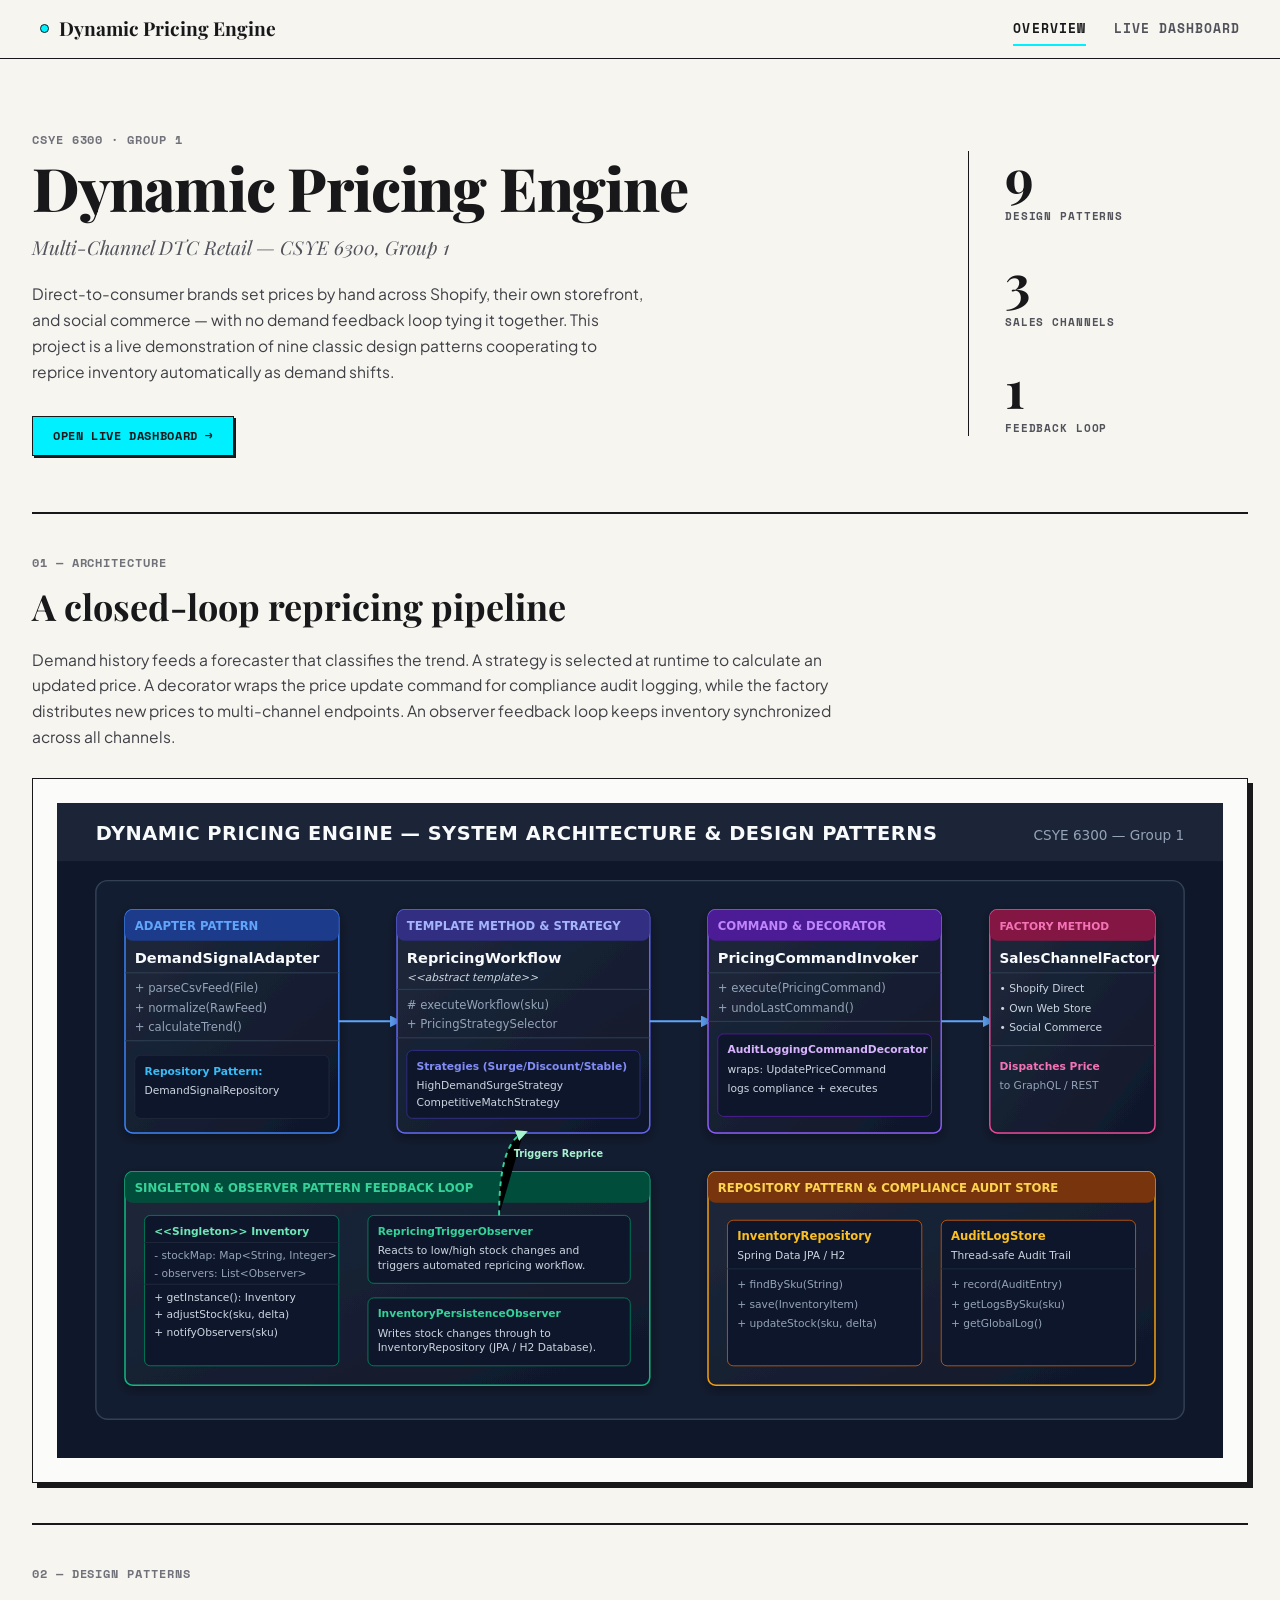
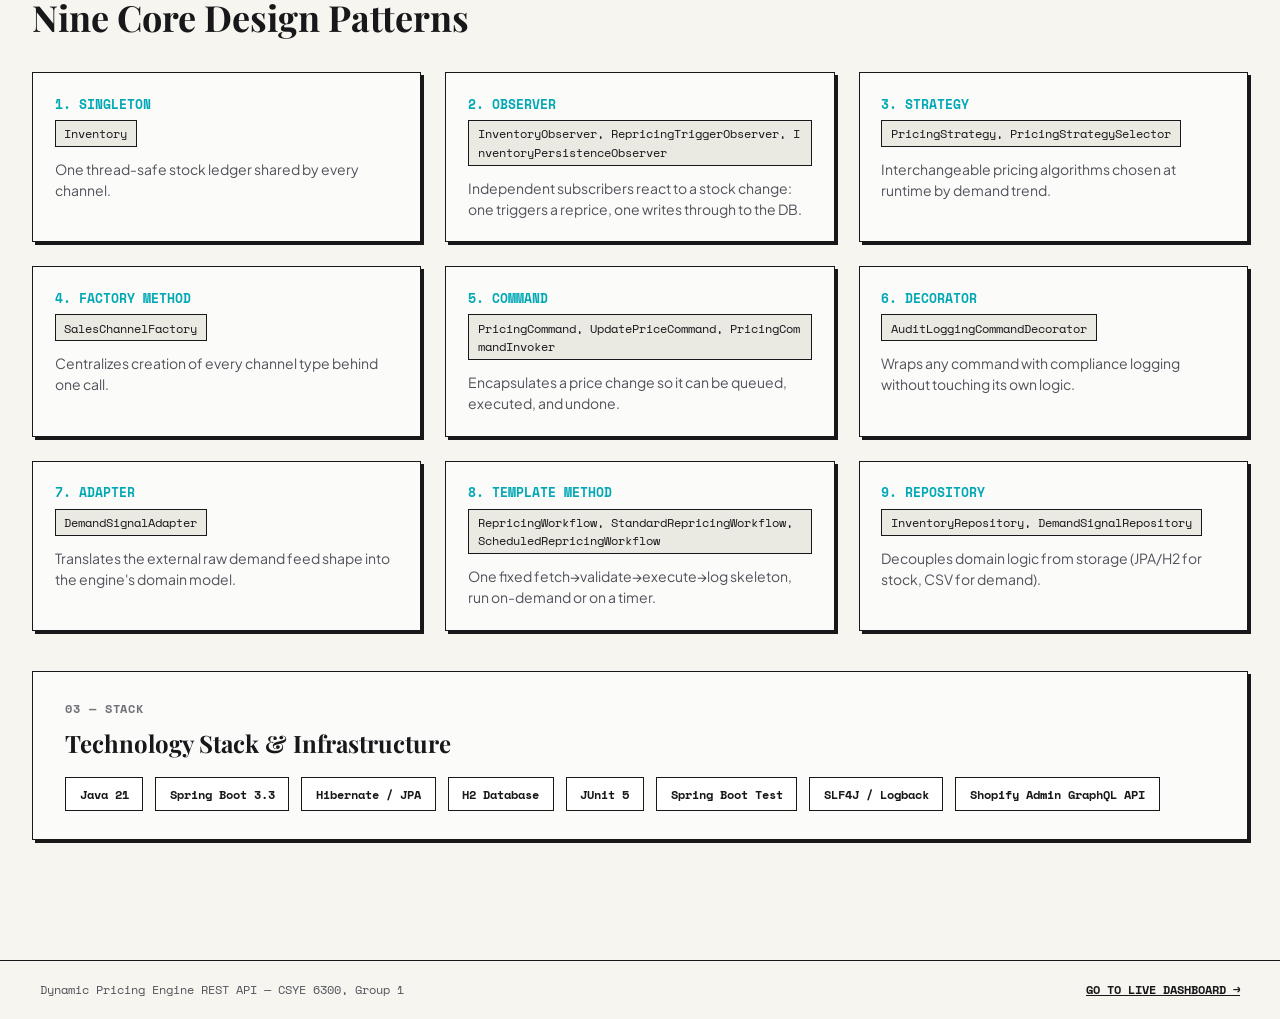
<file: src/main/resources/static/index.html>
<!DOCTYPE html>
<html lang="en">
<head>
  <meta charset="UTF-8">
  <meta name="viewport" content="width=device-width, initial-scale=1.0">
  <title>Overview — Dynamic Pricing Engine</title>
  <link rel="preconnect" href="https://fonts.googleapis.com">
  <link rel="preconnect" href="https://fonts.gstatic.com" crossorigin>
  <link href="https://fonts.googleapis.com/css2?family=Playfair+Display:ital,wght@0,400..900;1,400..900&family=Plus+Jakarta+Sans:ital,wght@0,300..800;1,300..800&family=Space+Mono:ital,wght@0,400;0,700;1,400;1,700&display=swap" rel="stylesheet">
  <link rel="stylesheet" href="css/styles.css">
</head>
<body>

  <!-- Top Navigation Bar -->
  <nav class="top-nav">
    <a href="index.html" class="nav-brand">
      <span class="nav-brand-dot"></span>
      <span>Dynamic Pricing Engine</span>
    </a>
    <div class="nav-links">
      <a href="index.html" class="nav-link active">OVERVIEW</a>
      <a href="dashboard.html" class="nav-link">LIVE DASHBOARD</a>
    </div>
  </nav>

  <main class="page-container">

    <!-- Hero Section -->
    <section class="hero-layout">
      <div class="hero-content">
        <div class="eyebrow">CSYE 6300 &middot; GROUP 1</div>
        <h1 class="hero-title">Dynamic Pricing Engine</h1>
        <div class="hero-subtitle">Multi-Channel DTC Retail &mdash; CSYE 6300, Group 1</div>
        <p class="hero-desc">
          Direct-to-consumer brands set prices by hand across Shopify, their own storefront, and social commerce &mdash; with no demand feedback loop tying it together. This project is a live demonstration of nine classic design patterns cooperating to reprice inventory automatically as demand shifts.
        </p>
        <a href="dashboard.html" class="btn btn-cta">
          OPEN LIVE DASHBOARD &rarr;
        </a>
      </div>

      <div class="hero-stats">
        <div class="stat-block">
          <div class="stat-number">9</div>
          <div class="stat-label">DESIGN PATTERNS</div>
        </div>
        <div class="stat-block">
          <div class="stat-number">3</div>
          <div class="stat-label">SALES CHANNELS</div>
        </div>
        <div class="stat-block">
          <div class="stat-number">1</div>
          <div class="stat-label">FEEDBACK LOOP</div>
        </div>
      </div>
    </section>

    <div class="section-divider"></div>

    <!-- Architecture Section -->
    <section class="arch-section">
      <div class="eyebrow">01 &mdash; ARCHITECTURE</div>
      <h2>A closed-loop repricing pipeline</h2>
      <p>
        Demand history feeds a forecaster that classifies the trend. A strategy is selected at runtime to calculate an updated price. A decorator wraps the price update command for compliance audit logging, while the factory distributes new prices to multi-channel endpoints. An observer feedback loop keeps inventory synchronized across all channels.
      </p>
      <div class="arch-diagram-box">
        <picture>
          <source srcset="media/uml_diagram.svg" type="image/svg+xml">
          <img src="media/uml_diagram.png" alt="UML Architecture Diagram for Dynamic Pricing Engine" referrerpolicy="no-referrer">
        </picture>
      </div>
    </section>

    <div class="section-divider"></div>

    <!-- Nine Design Patterns Grid -->
    <section class="patterns-section">
      <div class="eyebrow">02 &mdash; DESIGN PATTERNS</div>
      <h2>Nine Core Design Patterns</h2>

      <div class="patterns-grid">
        <!-- 1. Singleton -->
        <div class="pattern-card">
          <div class="pattern-number">1. Singleton</div>
          <code class="class-name">Inventory</code>
          <p class="desc">One thread-safe stock ledger shared by every channel.</p>
        </div>

        <!-- 2. Observer -->
        <div class="pattern-card">
          <div class="pattern-number">2. Observer</div>
          <code class="class-name">InventoryObserver, RepricingTriggerObserver, InventoryPersistenceObserver</code>
          <p class="desc">Independent subscribers react to a stock change: one triggers a reprice, one writes through to the DB.</p>
        </div>

        <!-- 3. Strategy -->
        <div class="pattern-card">
          <div class="pattern-number">3. Strategy</div>
          <code class="class-name">PricingStrategy, PricingStrategySelector</code>
          <p class="desc">Interchangeable pricing algorithms chosen at runtime by demand trend.</p>
        </div>

        <!-- 4. Factory Method -->
        <div class="pattern-card">
          <div class="pattern-number">4. Factory Method</div>
          <code class="class-name">SalesChannelFactory</code>
          <p class="desc">Centralizes creation of every channel type behind one call.</p>
        </div>

        <!-- 5. Command -->
        <div class="pattern-card">
          <div class="pattern-number">5. Command</div>
          <code class="class-name">PricingCommand, UpdatePriceCommand, PricingCommandInvoker</code>
          <p class="desc">Encapsulates a price change so it can be queued, executed, and undone.</p>
        </div>

        <!-- 6. Decorator -->
        <div class="pattern-card">
          <div class="pattern-number">6. Decorator</div>
          <code class="class-name">AuditLoggingCommandDecorator</code>
          <p class="desc">Wraps any command with compliance logging without touching its own logic.</p>
        </div>

        <!-- 7. Adapter -->
        <div class="pattern-card">
          <div class="pattern-number">7. Adapter</div>
          <code class="class-name">DemandSignalAdapter</code>
          <p class="desc">Translates the external raw demand feed shape into the engine's domain model.</p>
        </div>

        <!-- 8. Template Method -->
        <div class="pattern-card">
          <div class="pattern-number">8. Template Method</div>
          <code class="class-name">RepricingWorkflow, StandardRepricingWorkflow, ScheduledRepricingWorkflow</code>
          <p class="desc">One fixed fetch&rarr;validate&rarr;execute&rarr;log skeleton, run on-demand or on a timer.</p>
        </div>

        <!-- 9. Repository -->
        <div class="pattern-card">
          <div class="pattern-number">9. Repository</div>
          <code class="class-name">InventoryRepository, DemandSignalRepository</code>
          <p class="desc">Decouples domain logic from storage (JPA/H2 for stock, CSV for demand).</p>
        </div>
      </div>
    </section>

    <!-- Tech Stack Box -->
    <section class="tech-stack-box">
      <div class="eyebrow">03 &mdash; STACK</div>
      <h2>Technology Stack &amp; Infrastructure</h2>
      <div class="tech-stack-tags">
        <span class="tech-tag">Java 21</span>
        <span class="tech-tag">Spring Boot 3.3</span>
        <span class="tech-tag">Hibernate / JPA</span>
        <span class="tech-tag">H2 Database</span>
        <span class="tech-tag">JUnit 5</span>
        <span class="tech-tag">Spring Boot Test</span>
        <span class="tech-tag">SLF4J / Logback</span>
        <span class="tech-tag">Shopify Admin GraphQL API</span>
      </div>
    </section>

  </main>

  <footer>
    <div>Dynamic Pricing Engine REST API &mdash; CSYE 6300, Group 1</div>
    <a href="dashboard.html" class="footer-link">GO TO LIVE DASHBOARD &rarr;</a>
  </footer>

</body>
</html>
</file>
<file: src/main/resources/static/css/styles.css>
/* Dynamic Pricing Engine — Editorial Brutalist Warm Cream Design System */
@import url('https://fonts.googleapis.com/css2?family=Playfair+Display:ital,wght@0,400..900;1,400..900&family=Plus+Jakarta+Sans:ital,wght@0,300..800;1,300..800&family=Space+Mono:ital,wght@0,400;0,700;1,400;1,700&display=swap');

:root {
  --bg-main: #f6f5f0;
  --bg-card: #fbfbfa;
  --bg-card-alt: #f1f0e9;
  --bg-input: #ffffff;
  --border-color: #18181b;
  --border-muted: #d4d4d8;
  
  --text-primary: #18181b;
  --text-secondary: #52525b;
  --text-muted: #71717a;
  
  --accent-cyan: #00f0ff;
  --accent-cyan-hover: #00d8e6;
  --accent-blue: #2563eb;
  --accent-green: #16a34a;
  --accent-amber: #d97706;
  --accent-red: #dc2626;

  --shadow-brutal: 3px 3px 0px #18181b;
  --shadow-brutal-sm: 2px 2px 0px #18181b;
  --shadow-brutal-lg: 5px 5px 0px #18181b;

  --font-serif: 'Playfair Display', Georgia, 'Times New Roman', serif;
  --font-sans: 'Plus Jakarta Sans', system-ui, -apple-system, sans-serif;
  --font-mono: 'Space Mono', 'JetBrains Mono', Courier, monospace;
}

* {
  box-sizing: border-box;
  margin: 0;
  padding: 0;
}

body {
  background-color: var(--bg-main);
  color: var(--text-primary);
  font-family: var(--font-sans);
  line-height: 1.5;
  min-height: 100vh;
  display: flex;
  flex-direction: column;
  -webkit-font-smoothing: antialiased;
}

/* Top Navigation Bar */
.top-nav {
  background-color: var(--bg-main);
  border-bottom: 1.5px solid var(--border-color);
  position: sticky;
  top: 0;
  z-index: 1000;
  padding: 0.9rem 2.5rem;
  display: flex;
  align-items: center;
  justify-content: space-between;
}

.nav-brand {
  display: flex;
  align-items: center;
  gap: 0.6rem;
  font-family: var(--font-serif);
  font-weight: 700;
  font-size: 1.2rem;
  color: var(--text-primary);
  text-decoration: none;
}

.nav-brand-dot {
  width: 9px;
  height: 9px;
  border-radius: 50%;
  background-color: var(--accent-cyan);
  border: 1px solid var(--border-color);
  display: inline-block;
}

.nav-links {
  display: flex;
  align-items: center;
  gap: 1.75rem;
}

.nav-link {
  font-family: var(--font-mono);
  font-size: 0.8rem;
  font-weight: 700;
  letter-spacing: 0.08em;
  text-transform: uppercase;
  color: var(--text-secondary);
  text-decoration: none;
  padding: 0.25rem 0;
  position: relative;
  transition: color 0.15s ease;
}

.nav-link:hover {
  color: var(--text-primary);
}

.nav-link.active {
  color: var(--text-primary);
}

.nav-link.active::after {
  content: '';
  position: absolute;
  bottom: -4px;
  left: 0;
  right: 0;
  height: 2.5px;
  background-color: var(--accent-cyan);
}

/* Page Container Layout */
.page-container {
  max-width: 1280px;
  width: 100%;
  margin: 0 auto;
  padding: 2.5rem 2rem;
  flex: 1;
}

/* Eyebrows & Labels */
.eyebrow {
  font-family: var(--font-mono);
  font-size: 0.725rem;
  font-weight: 700;
  letter-spacing: 0.08em;
  text-transform: uppercase;
  color: var(--text-muted);
  margin-bottom: 0.5rem;
}

/* Hero Section (Overview) */
.hero-layout {
  display: grid;
  grid-template-columns: 1fr 280px;
  gap: 3.5rem;
  align-items: center;
  padding: 2rem 0 1rem;
}

.hero-title {
  font-family: var(--font-serif);
  font-size: 3.75rem;
  font-weight: 800;
  line-height: 1.05;
  letter-spacing: -0.02em;
  color: var(--text-primary);
  margin-bottom: 0.85rem;
}

.hero-subtitle {
  font-family: var(--font-serif);
  font-style: italic;
  font-size: 1.2rem;
  color: var(--text-secondary);
  margin-bottom: 1.25rem;
}

.hero-desc {
  font-size: 0.975rem;
  line-height: 1.65;
  color: #3f3f46;
  max-width: 620px;
  margin-bottom: 2rem;
}

.hero-stats {
  border-left: 1.5px solid var(--border-color);
  padding-left: 2.25rem;
  display: flex;
  flex-direction: column;
  gap: 2rem;
}

.stat-block {
  display: flex;
  flex-direction: column;
}

.stat-number {
  font-family: var(--font-serif);
  font-size: 3.25rem;
  font-weight: 700;
  line-height: 1;
  color: var(--text-primary);
}

.stat-label {
  font-family: var(--font-mono);
  font-size: 0.68rem;
  font-weight: 700;
  letter-spacing: 0.08em;
  text-transform: uppercase;
  color: var(--text-secondary);
  margin-top: 0.35rem;
}

/* Section Divider */
.section-divider {
  height: 1.5px;
  background-color: var(--border-color);
  margin: 2.5rem 0;
}

/* Architecture Section */
.arch-section h2 {
  font-family: var(--font-serif);
  font-size: 2.25rem;
  font-weight: 700;
  color: var(--text-primary);
  margin-bottom: 0.85rem;
}

.arch-section p {
  font-size: 0.975rem;
  line-height: 1.65;
  color: #3f3f46;
  max-width: 800px;
  margin-bottom: 1.75rem;
}

.arch-diagram-box {
  background-color: var(--bg-card);
  border: 1.5px solid var(--border-color);
  box-shadow: var(--shadow-brutal-lg);
  padding: 1.5rem;
  width: 100%;
}

.arch-diagram-box img {
  width: 100%;
  height: auto;
  display: block;
}

/* Nine Design Patterns Grid */
.patterns-section h2 {
  font-family: var(--font-serif);
  font-size: 2.25rem;
  font-weight: 700;
  color: var(--text-primary);
  margin-bottom: 1.75rem;
}

.patterns-grid {
  display: grid;
  grid-template-columns: repeat(auto-fit, minmax(320px, 1fr));
  gap: 1.5rem;
  margin-bottom: 2.5rem;
}

.pattern-card {
  background-color: var(--bg-card);
  border: 1.5px solid var(--border-color);
  box-shadow: var(--shadow-brutal);
  padding: 1.35rem;
  transition: transform 0.15s ease, box-shadow 0.15s ease;
}

.pattern-card:hover {
  transform: translate(-2px, -2px);
  box-shadow: var(--shadow-brutal-lg);
}

.pattern-number {
  font-family: var(--font-mono);
  font-size: 0.825rem;
  font-weight: 700;
  color: #00a8b5;
  text-transform: uppercase;
  margin-bottom: 0.35rem;
}

.pattern-card .class-name {
  display: inline-block;
  font-family: var(--font-mono);
  font-size: 0.775rem;
  color: var(--text-primary);
  background-color: #eae9e2;
  border: 1px solid var(--border-color);
  padding: 0.2rem 0.55rem;
  margin-bottom: 0.75rem;
  word-break: break-all;
}

.pattern-card .desc {
  font-size: 0.875rem;
  color: var(--text-secondary);
  line-height: 1.5;
}

/* Tech Stack Box */
.tech-stack-box {
  background-color: var(--bg-card);
  border: 1.5px solid var(--border-color);
  box-shadow: var(--shadow-brutal);
  padding: 1.75rem 2rem;
  margin-bottom: 2rem;
}

.tech-stack-box h2 {
  font-family: var(--font-serif);
  font-size: 1.5rem;
  font-weight: 700;
  color: var(--text-primary);
  margin-bottom: 1rem;
}

.tech-stack-tags {
  display: flex;
  flex-wrap: wrap;
  gap: 0.75rem;
}

.tech-tag {
  font-family: var(--font-mono);
  font-size: 0.775rem;
  font-weight: 700;
  background-color: #ffffff;
  color: var(--text-primary);
  border: 1.5px solid var(--border-color);
  padding: 0.4rem 0.85rem;
}

/* Buttons */
.btn {
  display: inline-flex;
  align-items: center;
  justify-content: center;
  gap: 0.5rem;
  padding: 0.6rem 1.25rem;
  font-family: var(--font-mono);
  font-size: 0.78rem;
  font-weight: 700;
  letter-spacing: 0.05em;
  text-transform: uppercase;
  border: 1.5px solid var(--border-color);
  box-shadow: var(--shadow-brutal-sm);
  cursor: pointer;
  transition: all 0.15s ease;
  white-space: nowrap;
  text-decoration: none;
}

.btn-cta, .btn-primary {
  background-color: var(--accent-cyan);
  color: var(--text-primary);
}

.btn-cta:hover:not(:disabled), .btn-primary:hover:not(:disabled) {
  background-color: var(--accent-cyan-hover);
  transform: translate(-1px, -1px);
  box-shadow: var(--shadow-brutal);
}

.btn-secondary {
  background-color: #ffffff;
  color: var(--text-primary);
}

.btn-secondary:hover:not(:disabled) {
  background-color: #f4f4f5;
  transform: translate(-1px, -1px);
  box-shadow: var(--shadow-brutal);
}

.btn-danger {
  background-color: #fee2e2;
  color: #dc2626;
}

.btn-danger:hover:not(:disabled) {
  background-color: #fca5a5;
  transform: translate(-1px, -1px);
  box-shadow: var(--shadow-brutal);
}

.btn-sm {
  padding: 0.35rem 0.75rem;
  font-size: 0.725rem;
}

.btn:disabled {
  opacity: 0.5;
  cursor: not-allowed;
  transform: none !important;
  box-shadow: var(--shadow-brutal-sm) !important;
}

/* Dashboard Header & Status Bar */
.dashboard-header {
  display: flex;
  align-items: flex-end;
  justify-content: space-between;
  gap: 1.5rem;
  margin-bottom: 1.75rem;
  flex-wrap: wrap;
}

.dashboard-title-area h1 {
  font-family: var(--font-serif);
  font-size: 2.75rem;
  font-weight: 800;
  color: var(--text-primary);
  line-height: 1.1;
  margin-bottom: 0.35rem;
}

.system-status-bar {
  display: grid;
  grid-template-columns: repeat(4, 1fr);
  background-color: var(--bg-card);
  border: 1.5px solid var(--border-color);
  box-shadow: var(--shadow-brutal);
  margin-bottom: 2rem;
}

.status-col {
  padding: 0.75rem 1.25rem;
  border-right: 1.5px solid var(--border-color);
}

.status-col:last-child {
  border-right: none;
}

.status-label {
  font-family: var(--font-mono);
  font-size: 0.65rem;
  font-weight: 700;
  letter-spacing: 0.08em;
  text-transform: uppercase;
  color: var(--text-muted);
  margin-bottom: 0.25rem;
}

.status-val {
  font-family: var(--font-mono);
  font-size: 0.85rem;
  font-weight: 700;
  color: var(--text-primary);
  display: flex;
  align-items: center;
  gap: 0.4rem;
}

.status-dot {
  width: 8px;
  height: 8px;
  border-radius: 50%;
  border: 1px solid var(--border-color);
  background-color: var(--text-muted);
  display: inline-block;
}

.status-dot.online {
  background-color: #22c55e;
}

.status-dot.offline {
  background-color: #ef4444;
}

/* Dashboard Grid Panels */
.dashboard-grid {
  display: grid;
  grid-template-columns: repeat(12, 1fr);
  gap: 1.75rem;
}

.panel-card {
  background-color: var(--bg-card);
  border: 1.5px solid var(--border-color);
  box-shadow: var(--shadow-brutal);
  padding: 1.5rem;
  display: flex;
  flex-direction: column;
}

.panel-header {
  display: flex;
  align-items: flex-start;
  justify-content: space-between;
  margin-bottom: 1.25rem;
  padding-bottom: 0.75rem;
  border-bottom: 1.5px solid var(--border-color);
}

.panel-eyebrow {
  font-family: var(--font-mono);
  font-size: 0.7rem;
  font-weight: 700;
  letter-spacing: 0.08em;
  color: #00a8b5;
  text-transform: uppercase;
  margin-bottom: 0.2rem;
}

.panel-title {
  font-family: var(--font-serif);
  font-size: 1.6rem;
  font-weight: 700;
  color: var(--text-primary);
  line-height: 1.2;
}

.panel-subtitle {
  font-size: 0.825rem;
  color: var(--text-secondary);
  margin-top: 0.25rem;
}

/* Grid Column Spans */
.col-12 { grid-column: span 12; }
.col-8 { grid-column: span 8; }
.col-6 { grid-column: span 6; }
.col-4 { grid-column: span 4; }

@media (max-width: 1024px) {
  .col-8, .col-6, .col-4 { grid-column: span 12; }
  .hero-layout { grid-template-columns: 1fr; gap: 2rem; }
  .hero-stats { border-left: none; border-top: 1.5px solid var(--border-color); padding-left: 0; padding-top: 1.5rem; flex-direction: row; flex-wrap: wrap; }
  .system-status-bar { grid-template-columns: repeat(2, 1fr); }
  .status-col { border-bottom: 1.5px solid var(--border-color); }
}

/* Form Controls */
.form-group {
  display: flex;
  flex-direction: column;
  gap: 0.3rem;
}

.form-label {
  font-family: var(--font-mono);
  font-size: 0.68rem;
  font-weight: 700;
  letter-spacing: 0.06em;
  text-transform: uppercase;
  color: var(--text-secondary);
}

.form-input, .form-select {
  background-color: var(--bg-input);
  border: 1.5px solid var(--border-color);
  padding: 0.55rem 0.75rem;
  color: var(--text-primary);
  font-family: var(--font-mono);
  font-size: 0.85rem;
  outline: none;
  transition: box-shadow 0.15s ease;
}

.form-input:focus, .form-select:focus {
  box-shadow: 0 0 0 2px var(--accent-cyan);
}

.form-row {
  display: grid;
  grid-template-columns: repeat(auto-fit, minmax(130px, 1fr));
  gap: 1rem;
  margin-bottom: 1.25rem;
}

.sub-form-area {
  padding-top: 1.25rem;
  border-top: 1px dashed var(--border-color);
  margin-top: 0.5rem;
}

.inline-add-box {
  display: flex;
  gap: 0.75rem;
  margin-bottom: 1.25rem;
  align-items: flex-end;
}

/* Tables */
.table-container {
  width: 100%;
  overflow-x: auto;
  border: 1.5px solid var(--border-color);
  background-color: #ffffff;
}

.data-table {
  width: 100%;
  border-collapse: collapse;
  text-align: left;
  font-size: 0.85rem;
}

.data-table th {
  background-color: var(--bg-card-alt);
  color: var(--text-primary);
  font-family: var(--font-mono);
  font-size: 0.7rem;
  font-weight: 700;
  letter-spacing: 0.08em;
  text-transform: uppercase;
  padding: 0.75rem 1rem;
  border-bottom: 1.5px solid var(--border-color);
}

.data-table td {
  padding: 0.8rem 1rem;
  border-bottom: 1px solid #e4e4e7;
  color: var(--text-primary);
  vertical-align: middle;
}

.data-table tr:last-child td {
  border-bottom: none;
}

.data-table tr:hover td {
  background-color: #fcfbf8;
}

.code-font {
  font-family: var(--font-mono);
  font-size: 0.8rem;
  font-weight: 700;
  color: var(--text-primary);
  background-color: var(--bg-card-alt);
  padding: 0.15rem 0.45rem;
  border: 1px solid var(--border-muted);
}

/* Badges */
.badge {
  display: inline-flex;
  align-items: center;
  gap: 0.3rem;
  padding: 0.2rem 0.55rem;
  font-family: var(--font-mono);
  font-size: 0.7rem;
  font-weight: 700;
  letter-spacing: 0.04em;
  text-transform: uppercase;
  border: 1.5px solid var(--border-color);
}

.badge-rising, .badge-green, .badge-success {
  background-color: #dcfce7;
  color: #15803d;
}

.badge-falling, .badge-red, .badge-danger {
  background-color: #fee2e2;
  color: #b91c1c;
}

.badge-stable, .badge-gray, .badge-muted {
  background-color: #f4f4f5;
  color: #52525b;
}

.badge-blue, .badge-info {
  background-color: #e0f2fe;
  color: #0369a1;
}

/* Status Messages */
.status-msg {
  padding: 0.75rem 1rem;
  border: 1.5px solid var(--border-color);
  box-shadow: var(--shadow-brutal-sm);
  font-family: var(--font-mono);
  font-size: 0.825rem;
  font-weight: 700;
  margin-top: 1rem;
  display: flex;
  align-items: center;
  gap: 0.5rem;
}

.status-msg.info {
  background-color: #e0f2fe;
  color: #0369a1;
}

.status-msg.success {
  background-color: #dcfce7;
  color: #15803d;
}

.status-msg.error {
  background-color: #fee2e2;
  color: #b91c1c;
}

/* Empty / Loading States */
.state-unavailable {
  padding: 2rem;
  text-align: center;
  color: var(--text-muted);
  font-family: var(--font-mono);
  font-size: 0.825rem;
  background-color: var(--bg-card-alt);
}

.state-loading {
  padding: 1.5rem;
  text-align: center;
  color: var(--text-secondary);
  font-family: var(--font-mono);
  font-size: 0.825rem;
}

/* Footer */
footer {
  border-top: 1.5px solid var(--border-color);
  background-color: var(--bg-main);
  padding: 1.25rem 2.5rem;
  font-family: var(--font-mono);
  font-size: 0.78rem;
  color: var(--text-secondary);
  display: flex;
  align-items: center;
  justify-content: space-between;
  margin-top: 3rem;
}

.footer-link {
  color: var(--text-primary);
  font-weight: 700;
  text-decoration: underline;
}

.timestamp {
  color: var(--text-muted);
}

/* Pagination controls shared by every dashboard table */
.pagination-bar {
  display: flex;
  align-items: center;
  justify-content: center;
  gap: 1rem;
  padding-top: 0.85rem;
}

.pagination-status {
  color: var(--text-muted);
  font-family: var(--font-mono);
  font-size: 0.75rem;
  white-space: nowrap;
}
</file>
